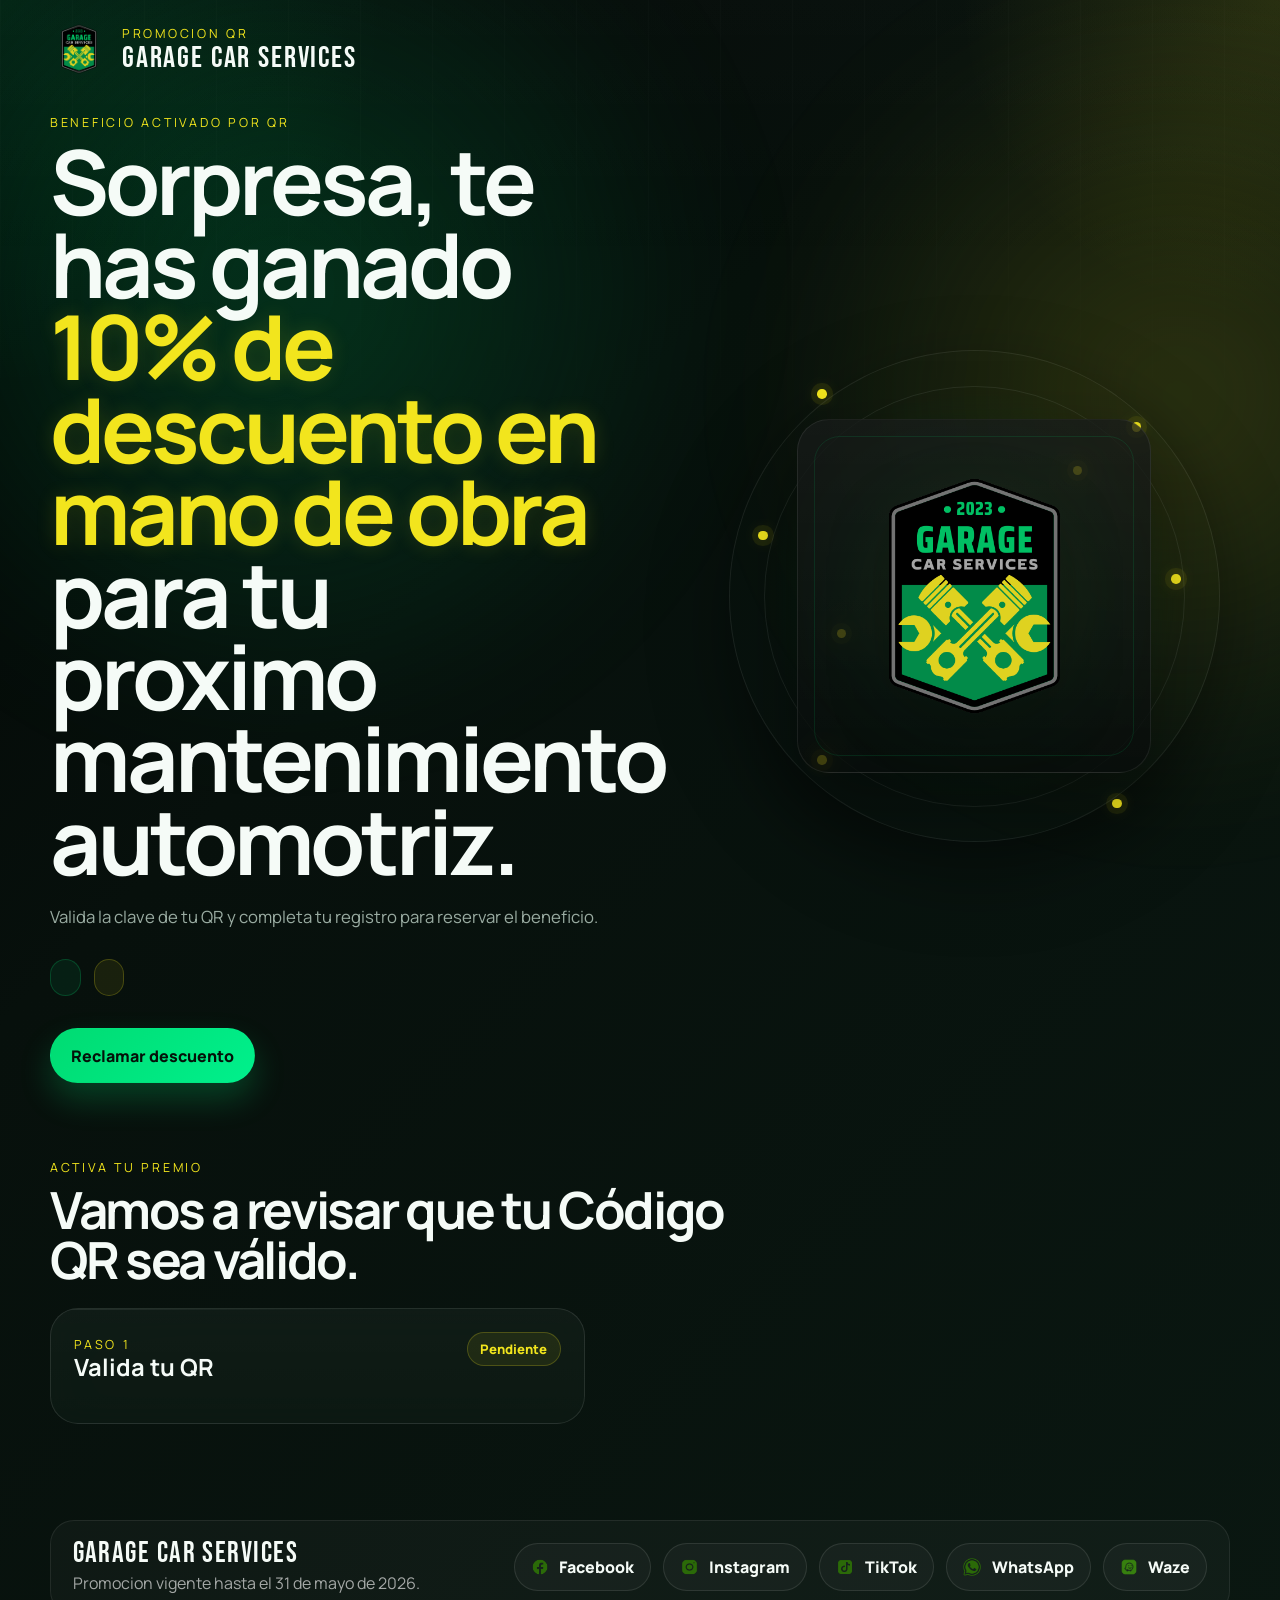
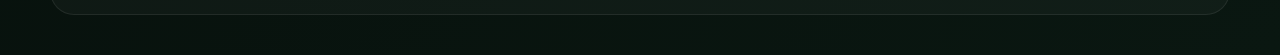
<file: index.html>
<!DOCTYPE html>
<html lang="es">
  <head>
    <meta charset="UTF-8" />
    <meta name="viewport" content="width=device-width, initial-scale=1.0" />
    <meta
      name="description"
      content="Promocion Garage Car Services para registrar participantes y activar un 10% de descuento en mano de obra."
    />
    <title>Garage Car Services | Premiacion</title>
    <link rel="preconnect" href="https://fonts.googleapis.com" />
    <link rel="preconnect" href="https://fonts.gstatic.com" crossorigin />
    <link
      href="https://fonts.googleapis.com/css2?family=Bebas+Neue&family=Manrope:wght@400;500;700;800&display=swap"
      rel="stylesheet"
    />
    <link rel="stylesheet" href="./styles.css?v=20260509a" />
  </head>
  <body data-page="claim">
    <div class="intro-overlay" id="intro-overlay" aria-hidden="true">
      <div class="intro-grid"></div>
      <div class="intro-beam intro-beam-left"></div>
      <div class="intro-beam intro-beam-right"></div>
      <div class="intro-content">
        <img
          class="intro-logo"
          src="./assets/garage-logo.png"
          alt="Garage Car Services"
        />
        <p class="intro-kicker">Premiacion exclusiva</p>
        <h1 class="intro-title">Sorpresa</h1>
        <p class="intro-copy">Hay un beneficio reservado para ti.</p>
        <button class="button button-primary intro-button" id="dismiss-intro-button" type="button">
          Descubrir mi premio
        </button>
      </div>
    </div>

    <div class="page-noise" aria-hidden="true"></div>
    <div class="page-glow page-glow-left" aria-hidden="true"></div>
    <div class="page-glow page-glow-right" aria-hidden="true"></div>

    <header class="topbar">
      <a class="brandmark" href="#hero">
        <img
          class="brandmark-logo"
          src="./assets/garage-logo.png"
          alt="Garage Car Services"
        />
        <div class="brandmark-copy">
          <span class="brandmark-kicker">Promocion QR</span>
          <span class="brandmark-name">Garage Car Services</span>
        </div>
      </a>
    </header>

    <main>
      <section class="hero" id="hero">
        <div class="hero-copy reveal">
          <span class="eyebrow">Beneficio activado por QR</span>
          <h1>
            Sorpresa, te has ganado
            <span>10% de descuento en mano de obra</span>
            para tu proximo mantenimiento automotriz.
          </h1>
          <p class="hero-text">
            Valida la clave de tu QR y completa tu registro para
            reservar el beneficio.
          </p>

          <div class="offer-pills">
            <span class="offer-pill" id="registration-deadline-pill"></span>
            <span class="offer-pill offer-pill-alt" id="redemption-deadline-pill"></span>
          </div>

          <div class="hero-actions">
            <a class="button button-primary" href="#claim-shell">Reclamar descuento</a>
          </div>
        </div>

        <div class="hero-stage reveal reveal-delay">
          <div class="hero-stage-halo"></div>
          <div class="spark-field" aria-hidden="true">
            <span class="spark"></span>
            <span class="spark"></span>
            <span class="spark"></span>
            <span class="spark"></span>
            <span class="spark"></span>
            <span class="spark"></span>
            <span class="spark"></span>
            <span class="spark"></span>
          </div>
          <div class="crest-shell">
            <img
              class="crest-logo"
              src="./assets/garage-logo.png"
              alt="Garage Car Services"
            />
          </div>
        </div>
      </section>

      <section class="claim-shell" id="claim-shell">
        <div class="section-head">
          <span class="eyebrow">Activa tu premio</span>
          <h2>Vamos a revisar que tu Código QR sea válido.</h2>
        </div>

        <div class="registration-closed-banner" id="registration-closed-banner" hidden>
          <strong>Proceso de registro para canjear premio.</strong>
          <span id="registration-closed-copy"></span>
        </div>

        <div class="claim-layout">
          <section class="panel panel-code">
            <div class="panel-head">
              <div>
                <span class="panel-kicker">Paso 1</span>
                <h3>Valida tu QR</h3>
              </div>
              <span class="panel-pill" id="code-pill">Pendiente</span>
            </div>

            <div class="detected-code" id="detected-code" hidden>
              <p>Clave detectada desde el QR:</p>
              <strong id="detected-code-value"></strong>
            </div>

            <div class="status-banner" id="code-status" aria-live="polite"></div>
          </section>

          <div class="claim-panels">
            <section class="panel panel-details" id="details-panel" hidden>
              <div class="panel-head">
                <div>
                  <span class="panel-kicker">Paso 2</span>
                  <h3>Completa tus datos</h3>
                </div>
                <span class="panel-pill panel-pill-muted" id="details-pill">Esperando validacion</span>
              </div>

              <div class="details-code-chip" id="details-code-chip" hidden>
                <span>QR validado</span>
                <strong id="details-code-value"></strong>
              </div>

              <form id="claim-form" class="stack-form" autocomplete="on" hidden>
                <div class="field-grid">
                  <label class="field">
                    <span>Nombre</span>
                    <input
                      id="first-name"
                      name="first_name"
                      type="text"
                      placeholder="Juan"
                      autocomplete="given-name"
                      required
                    />
                  </label>

                  <label class="field">
                    <span>Apellido</span>
                    <input
                      id="last-name"
                      name="last_name"
                      type="text"
                      placeholder="Perez"
                      autocomplete="family-name"
                      required
                    />
                  </label>
                </div>

                <div class="field-grid">
                  <label class="field">
                    <span>DUI</span>
                    <input
                      id="dui"
                      name="dui"
                      type="text"
                      inputmode="numeric"
                      maxlength="10"
                      placeholder="12345678-9"
                      required
                    />
                  </label>

                  <label class="field">
                    <span>WhatsApp</span>
                    <input
                      id="whatsapp"
                      name="whatsapp"
                      type="tel"
                      inputmode="numeric"
                      maxlength="9"
                      placeholder="1234-5678"
                      autocomplete="tel"
                      required
                    />
                  </label>
                </div>

                <label class="field">
                  <span>Correo electronico</span>
                  <input
                    id="email"
                    name="email"
                    type="email"
                    placeholder="cliente@correo.com"
                    autocomplete="email"
                    required
                  />
                </label>

                <div class="terms-consent">
                  <label class="checkline">
                    <input id="terms-checkbox" type="checkbox" required />
                    <span>Acepto los terminos y condiciones de la promocion.</span>
                  </label>
                  <button
                    class="text-link terms-preview-trigger"
                    id="view-terms-button"
                    type="button"
                  >
                    Ver terminos y condiciones
                  </button>
                </div>

                <button class="button button-primary" id="claim-submit" type="submit" disabled>
                  Confirmar mi registro
                </button>
              </form>

              <div class="status-banner" id="claim-status" aria-live="polite"></div>
            </section>

            <section class="panel panel-success" id="registered-panel" hidden>
              <div class="panel-head">
                <div>
                  <span class="panel-kicker">Registro completado</span>
                  <h3>Tu descuento ya quedo reservado.</h3>
                </div>
                <span class="panel-pill panel-pill-success">Registrado</span>
              </div>

              <dl class="summary-grid" id="claim-summary"></dl>
              <div class="status-banner" id="email-notification-status" aria-live="polite"></div>

              <div class="success-actions">
                <a class="button button-secondary" href="#terms-shell">Ver terminos</a>
                <button class="button button-ghost" id="restart-flow-button" type="button">
                  Registrar otro QR
                </button>
              </div>
            </section>
          </div>
        </div>
      </section>

      <section class="terms-shell" id="terms-shell" hidden>
        <div class="section-head">
          <span class="eyebrow">Terminos y condiciones</span>
          <h2>Condiciones oficiales de la promocion.</h2>
        </div>

        <article class="terms-card" id="terms-card">
          <header class="terms-header">
            <div class="terms-header-copy">
              <img
                class="terms-logo"
                src="./assets/garage-logo.png"
                alt="Garage Car Services"
              />
              <div>
                <p class="terms-brand">Garage Car Services</p>
                <h3>10% de descuento en mano de obra</h3>
              </div>
            </div>
            <button class="button button-primary print-hide" id="print-terms-button" type="button">
              Imprimir terminos
            </button>
          </header>

          <div class="terms-personal-data" id="terms-personal-data"></div>

          <ol class="terms-list">
            <li>No aplica para servicios de cambio de aceite.</li>
            <li>No aplica para servicios de limpieza de frenos.</li>
            <li>El descuento no aplica en conjunto con otros descuentos o promociones.</li>
            <li>
              No aplica para servicios de limpieza de inyectores y descarbonizacion
              de sistemas GDI, EFI, FSI, TSI u otro sistema relacionado.
            </li>
             <li>
              El descuento no aplica en repuestos y tampoco el servicio de mano de obra incluye
               los repuestos, esos deberán ser comprados por el cliente ya sea que el los compre
               o que la compra la realice por medio del taller.
            </li>
            <li>Fecha limite para registrarse: 16 de mayo de 2026, 11:59 p. m.</li>
            <li>Fecha limite para utilizar el descuento: 31 de mayo de 2026.</li>
            <li>El beneficio aplica una sola vez por participante y por codigo unico.</li>
            <li>Para canjear el premio deberas presentar tu DUI y el correo registrado.</li>
            <li>
              El descuento queda sujeto a validacion interna y puede ser rechazado si
              el beneficio ya fue canjeado o si los datos no coinciden.
            </li>
          </ol>
        </article>
      </section>

      <div class="terms-modal" id="terms-modal" hidden aria-hidden="true">
        <div class="terms-modal-backdrop" data-close-terms-modal="true"></div>
        <div
          class="terms-modal-dialog panel"
          role="dialog"
          aria-modal="true"
          aria-labelledby="terms-modal-title"
        >
          <div class="terms-modal-head">
            <div>
              <span class="panel-kicker">Promocion</span>
              <h3 id="terms-modal-title">Terminos y condiciones</h3>
            </div>
            <button
              class="button button-ghost terms-modal-close"
              id="close-terms-modal-button"
              type="button"
            >
              Cerrar
            </button>
          </div>
          <p class="panel-note">
            Revisa las condiciones antes de confirmar tu registro.
          </p>
          <ol class="terms-list terms-modal-list" id="terms-modal-list"></ol>
        </div>
      </div>
    </main>

    <footer class="site-footer">
      <div class="site-footer-shell">
        <div class="site-footer-copy">
          <p class="site-footer-title">Garage Car Services</p>
          <p class="site-footer-note">Promocion vigente hasta el 31 de mayo de 2026.</p>
        </div>

        <nav class="social-links" aria-label="Redes sociales, WhatsApp y Waze">
          <a
            class="social-link"
            href="https://www.facebook.com/garagecarservices"
            target="_blank"
            rel="noreferrer noopener"
            aria-label="Abrir Facebook de Garage Car Services"
          >
            <img class="social-link-icon" src="./assets/facebook-icon.png" alt="" />
            <span>Facebook</span>
          </a>

          <a
            class="social-link"
            href="https://www.instagram.com/garagecarservices.sv?igsh=MWFlMjdjeHM0c3hldA=="
            target="_blank"
            rel="noreferrer noopener"
            aria-label="Abrir Instagram de Garage Car Services"
          >
            <img class="social-link-icon" src="./assets/instagram-icon.png" alt="" />
            <span>Instagram</span>
          </a>

          <a
            class="social-link"
            href="https://www.tiktok.com/@garagecarservices"
            target="_blank"
            rel="noreferrer noopener"
            aria-label="Abrir TikTok de Garage Car Services"
          >
            <img class="social-link-icon" src="./assets/tiktok-icon.png" alt="" />
            <span>TikTok</span>
          </a>

          <a
            class="social-link"
            href="https://wa.me/50377850367"
            target="_blank"
            rel="noreferrer noopener"
            aria-label="Abrir WhatsApp de Garage Car Services"
          >
            <img class="social-link-icon" src="./assets/whatsapp-icon.png" alt="" />
            <span>WhatsApp</span>
          </a>

          <a
            class="social-link"
            href="https://waze.com/ul/hd42tgrjk8"
            target="_blank"
            rel="noreferrer noopener"
            aria-label="Abrir ubicacion en Waze"
          >
            <img class="social-link-icon" src="./assets/waze-icon.png" alt="" />
            <span>Waze</span>
          </a>
        </nav>
      </div>
    </footer>

    <script type="module" src="./app.js?v=20260507c"></script>
  </body>
</html>
</file>
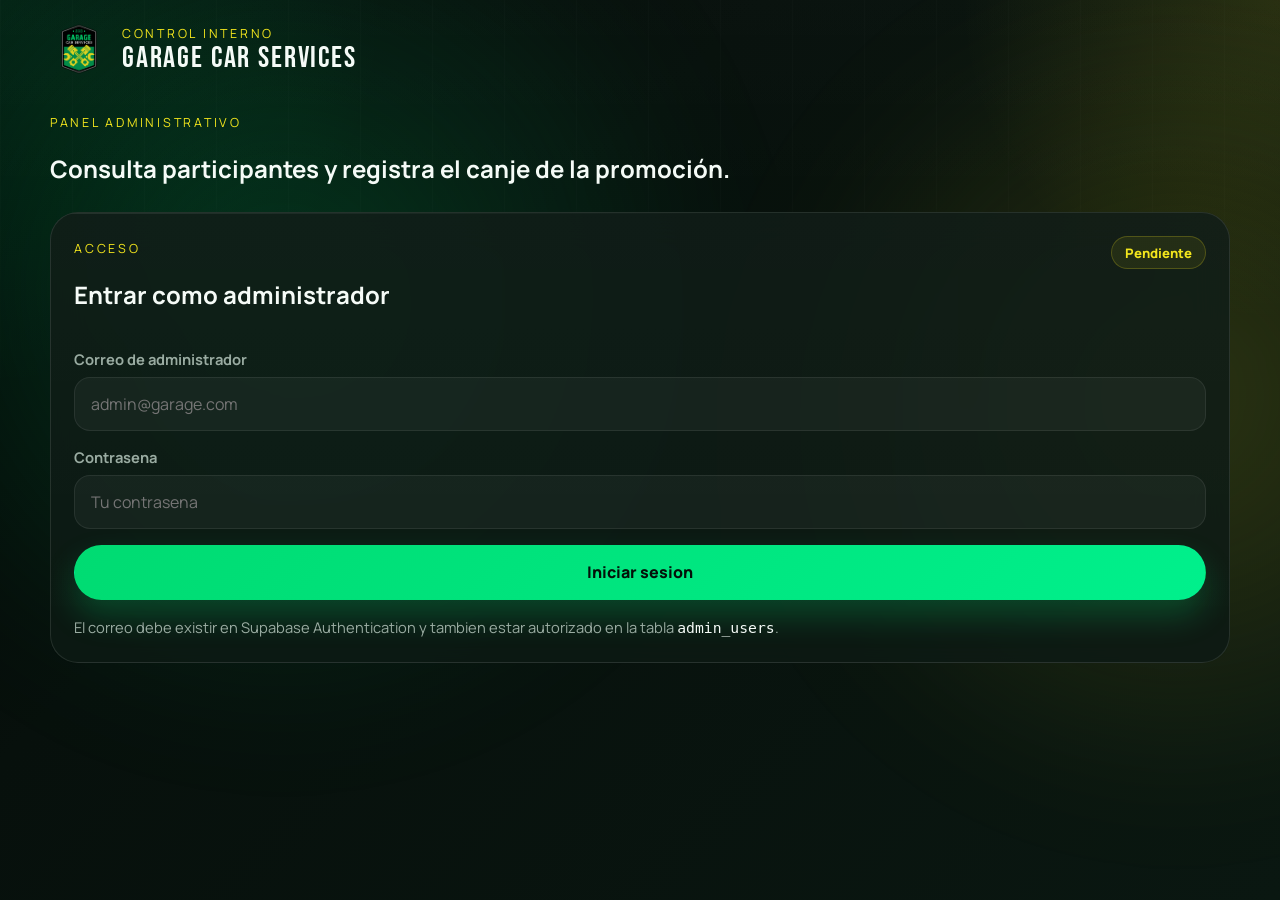
<file: admin.html>
<!DOCTYPE html>
<html lang="es">
  <head>
    <meta charset="UTF-8" />
    <meta name="viewport" content="width=device-width, initial-scale=1.0" />
    <meta
      name="description"
      content="Panel de administracion Garage Car Services para consultar registros y marcar canjes."
    />
    <title>Garage Car Services | Admin</title>
    <link rel="preconnect" href="https://fonts.googleapis.com" />
    <link rel="preconnect" href="https://fonts.gstatic.com" crossorigin />
    <link
      href="https://fonts.googleapis.com/css2?family=Bebas+Neue&family=Manrope:wght@400;500;700;800&display=swap"
      rel="stylesheet"
    />
    <link rel="stylesheet" href="./styles.css?v=20260507c" />
  </head>
  <body data-page="admin">
    <div class="page-noise" aria-hidden="true"></div>
    <div class="page-glow page-glow-left" aria-hidden="true"></div>
    <div class="page-glow page-glow-right" aria-hidden="true"></div>

    <header class="topbar topbar-admin">
      <a class="brandmark" href="./index.html">
        <img
          class="brandmark-logo"
          src="./assets/garage-logo.png"
          alt="Garage Car Services"
        />
        <div class="brandmark-copy">
          <span class="brandmark-kicker">Control interno</span>
          <span class="brandmark-name">Garage Car Services</span>
        </div>
      </a>
    </header>

    <main class="admin-shell">
      <section class="admin-hero">
        <span class="eyebrow">Panel administrativo</span>
        <h2>Consulta participantes y registra el canje de la promoción.</h2>
      
      </section>

      <section class="panel admin-login" id="admin-login">
        <div class="panel-head">
          <div>
            <span class="panel-kicker">Acceso</span>
            <h2>Entrar como administrador</h2>
          </div>
          <span class="panel-pill" id="admin-auth-pill">Pendiente</span>
        </div>

        <form id="admin-login-form" class="stack-form">
          <label class="field">
            <span>Correo de administrador</span>
            <input
              id="admin-email-input"
              name="email"
              type="email"
              placeholder="admin@garage.com"
              autocomplete="email"
              required
            />
          </label>

          <label class="field">
            <span>Contrasena</span>
            <input
              id="admin-password-input"
              name="password"
              type="password"
              placeholder="Tu contrasena"
              autocomplete="current-password"
              required
            />
          </label>

          <button class="button button-primary" type="submit">Iniciar sesion</button>
        </form>

        <p class="auth-helper">
          El correo debe existir en Supabase Authentication y tambien estar autorizado en la
          tabla <code>admin_users</code>.
        </p>

        <div class="status-banner" id="admin-email-status" aria-live="polite"></div>
        <button
          class="button button-ghost"
          id="admin-standalone-sign-out-button"
          type="button"
          hidden
        >
          Cerrar sesion actual
        </button>
      </section>

      <section class="admin-dashboard" id="admin-dashboard" hidden>
        <div class="admin-toolbar">
          <div class="toolbar-copy">
            <span class="eyebrow">Sesion activa</span>
            <h2 id="admin-user-label">Administrador autenticado</h2>
          </div>
          <div class="toolbar-actions">
            <button class="button button-secondary" id="refresh-claims-button" type="button">
              Actualizar
            </button>
            <button class="button button-ghost" id="admin-sign-out-button" type="button">
              Cerrar sesion
            </button>
          </div>
        </div>

        <div class="admin-stats" id="admin-stats"></div>

        <section class="panel">
          <div class="panel-head">
            <div>
              <span class="panel-kicker">Participantes</span>
              <h3>Buscar registros y marcar canjes</h3>
            </div>
            <span class="panel-pill panel-pill-muted" id="records-count">0 registros</span>
          </div>

          <label class="field">
            <span>Buscar por nombre, email, WhatsApp, DUI o codigo</span>
            <input
              id="search-input"
              type="search"
              placeholder="Ejemplo: 1234-5678 o GARAGE-2026-001"
            />
          </label>

          <div class="status-banner" id="admin-claims-status" aria-live="polite"></div>

          <div class="records-table-wrap">
            <table class="records-table">
              <thead>
                <tr>
                  <th>Participante</th>
                  <th>Contacto</th>
                  <th>Codigo</th>
                  <th>Registro</th>
                  <th>Estado</th>
                  <th>Accion</th>
                </tr>
              </thead>
              <tbody id="claims-table-body"></tbody>
            </table>
          </div>
        </section>
      </section>
    </main>

    <script type="module" src="./admin.js?v=20260507c"></script>
  </body>
</html>
</file>
<file: styles.css>
:root {
  --bg: #020504;
  --bg-deep: #08110d;
  --panel: rgba(9, 21, 16, 0.86);
  --panel-soft: rgba(255, 255, 255, 0.04);
  --line: rgba(255, 255, 255, 0.1);
  --line-strong: rgba(255, 255, 255, 0.18);
  --text: #f5fbf7;
  --muted: #9aaca2;
  --accent: #00db72;
  --accent-strong: #00f08c;
  --accent-2: #f2e51d;
  --accent-3: #d3d7d9;
  --success: #65f0b2;
  --warning: #ffe27c;
  --danger: #ff7f7f;
  --shadow: 0 30px 80px rgba(0, 0, 0, 0.4);
  --radius: 28px;
  --radius-sm: 18px;
  --display-font: "Bebas Neue", sans-serif;
  --body-font: "Manrope", sans-serif;
}

* {
  box-sizing: border-box;
}

[hidden] {
  display: none !important;
}

html {
  scroll-behavior: smooth;
}

body {
  margin: 0;
  min-height: 100vh;
  color: var(--text);
  font-family: var(--body-font);
  background:
    radial-gradient(circle at top left, rgba(0, 219, 114, 0.12), transparent 24rem),
    radial-gradient(circle at top right, rgba(242, 229, 29, 0.12), transparent 20rem),
    linear-gradient(135deg, #020504 0%, #07100c 35%, #0a1711 100%);
  overflow-x: hidden;
}

body::before {
  content: "";
  position: fixed;
  inset: 0;
  background:
    linear-gradient(180deg, rgba(255, 255, 255, 0.02), transparent 22rem),
    repeating-linear-gradient(
      90deg,
      rgba(255, 255, 255, 0.018) 0,
      rgba(255, 255, 255, 0.018) 1px,
      transparent 1px,
      transparent 72px
    );
  mask-image: linear-gradient(to bottom, rgba(0, 0, 0, 0.75), transparent 70%);
  pointer-events: none;
  z-index: -3;
}

a {
  color: inherit;
  text-decoration: none;
}

button,
input {
  font: inherit;
}

.intro-overlay {
  position: fixed;
  inset: 0;
  display: grid;
  place-items: center;
  background:
    radial-gradient(circle at center, rgba(5, 20, 14, 0.75), rgba(2, 5, 4, 0.98)),
    linear-gradient(135deg, rgba(0, 219, 114, 0.08), rgba(242, 229, 29, 0.08));
  z-index: 40;
  transition:
    opacity 700ms ease,
    visibility 700ms ease;
  animation: intro-auto-hide 4.6s forwards;
}

.intro-overlay-hidden {
  opacity: 0;
  visibility: hidden;
  pointer-events: none;
}

.intro-overlay-replay {
  animation: intro-auto-hide 4.6s forwards;
}

.intro-grid,
.intro-beam {
  position: absolute;
  inset: 0;
  pointer-events: none;
}

.intro-grid {
  background-image:
    linear-gradient(rgba(255, 255, 255, 0.04) 1px, transparent 1px),
    linear-gradient(90deg, rgba(255, 255, 255, 0.04) 1px, transparent 1px);
  background-size: 56px 56px;
  opacity: 0.18;
  animation: intro-grid-shift 10s linear infinite;
}

.intro-beam {
  filter: blur(42px);
}

.intro-beam-left {
  background: radial-gradient(circle, rgba(0, 219, 114, 0.28), transparent 58%);
  transform: translate(-24%, -8%);
}

.intro-beam-right {
  background: radial-gradient(circle, rgba(242, 229, 29, 0.22), transparent 54%);
  transform: translate(34%, 10%);
}

.intro-content {
  position: relative;
  z-index: 1;
  display: grid;
  justify-items: center;
  gap: 0.7rem;
  text-align: center;
  padding: 1.5rem;
}

.intro-logo {
  width: min(12rem, 52vw);
  animation: intro-float 1500ms ease forwards;
}

.intro-kicker,
.eyebrow,
.panel-kicker,
.brandmark-kicker,
.terms-brand {
  margin: 0;
  color: var(--accent-2);
  text-transform: uppercase;
  letter-spacing: 0.22em;
  font-size: 0.78rem;
}

.intro-title,
.brandmark-name {
  margin: 0;
  font-family: var(--display-font);
  letter-spacing: 0.06em;
}

.intro-title {
  font-size: clamp(4rem, 14vw, 8rem);
  line-height: 0.9;
  text-shadow:
    0 0 18px rgba(0, 219, 114, 0.2),
    0 0 36px rgba(242, 229, 29, 0.12);
  animation: intro-pop 1300ms cubic-bezier(0.2, 0.7, 0.1, 1) forwards;
}

.intro-copy {
  margin: 0;
  color: rgba(255, 255, 255, 0.76);
  font-size: 1rem;
}

.intro-button {
  margin-top: 0.4rem;
}

.page-noise,
.page-glow {
  pointer-events: none;
  position: fixed;
  inset: 0;
  z-index: -2;
}

.page-noise {
  background-image:
    linear-gradient(rgba(255, 255, 255, 0.03) 1px, transparent 1px),
    linear-gradient(90deg, rgba(255, 255, 255, 0.03) 1px, transparent 1px);
  background-size: 90px 90px;
  opacity: 0.1;
  mask-image: linear-gradient(to bottom, rgba(0, 0, 0, 0.9), transparent 72%);
}

.page-glow {
  z-index: -1;
  filter: blur(60px);
}

.page-glow-left {
  background: radial-gradient(circle, rgba(0, 219, 114, 0.2) 0%, transparent 58%);
  transform: translate(-28%, -18%);
}

.page-glow-right {
  background: radial-gradient(circle, rgba(242, 229, 29, 0.16) 0%, transparent 54%);
  transform: translate(42%, -6%);
}

.topbar,
.hero,
.claim-shell,
.terms-shell,
.site-footer,
.admin-shell {
  width: min(1180px, calc(100% - 2rem));
  margin-inline: auto;
}

.topbar {
  position: relative;
  z-index: 5;
  display: flex;
  align-items: center;
  justify-content: space-between;
  gap: 1rem;
  padding: 1.25rem 0 0;
}

.brandmark {
  display: inline-flex;
  align-items: center;
  gap: 0.9rem;
}

.brandmark-logo,
.terms-logo {
  width: 3.6rem;
  height: auto;
  flex: 0 0 auto;
}

.brandmark-copy {
  display: grid;
  gap: 0.15rem;
}

.brandmark-name {
  font-size: 1.9rem;
  line-height: 0.95;
}

.button,
.text-link,
.auth-tab {
  transition:
    transform 180ms ease,
    background 180ms ease,
    border-color 180ms ease,
    color 180ms ease,
    opacity 180ms ease,
    box-shadow 180ms ease;
}

.button {
  display: inline-flex;
  justify-content: center;
  align-items: center;
  gap: 0.55rem;
  min-height: 52px;
  padding: 0.95rem 1.25rem;
  border: 1px solid transparent;
  border-radius: 999px;
  cursor: pointer;
  font-weight: 800;
}

.button:hover,
.text-link:hover,
.auth-tab:hover {
  transform: translateY(-1px);
}

.button:disabled,
.auth-tab:disabled {
  opacity: 0.55;
  cursor: not-allowed;
  transform: none;
}

.button-primary {
  background: linear-gradient(135deg, var(--accent) 0%, var(--accent-strong) 100%);
  color: #041109;
  box-shadow: 0 16px 32px rgba(0, 219, 114, 0.24);
}

.button-secondary {
  background: rgba(255, 255, 255, 0.06);
  border-color: var(--line);
}

.button-ghost {
  background: rgba(255, 255, 255, 0.12);
  border-color: var(--line);
}

.text-link {
  border: 0;
  background: transparent;
  color: var(--muted);
  cursor: pointer;
}

.hero {
  min-height: calc(100svh - 88px);
  display: grid;
  grid-template-columns: 1.02fr 0.98fr;
  align-items: center;
  gap: clamp(1.5rem, 6vw, 4rem);
  padding: 2rem 0 4.5rem;
}

.hero-copy {
  max-width: 42rem;
}

.hero h1,
.admin-hero h1 {
  margin: 0.55rem 0 0;
  font-size: clamp(3rem, 7vw, 5.6rem);
  line-height: 0.92;
  letter-spacing: -0.045em;
}

.hero h1 span {
  color: var(--accent-2);
  text-shadow: 0 0 20px rgba(242, 229, 29, 0.15);
}

.hero-text,
.panel-note,
.field span,
.checkline span,
.admin-hero p,
.terms-list,
.summary-grid dd,
.registration-closed-banner span {
  color: var(--muted);
}

.hero-text {
  max-width: 35rem;
  font-size: 1.05rem;
  line-height: 1.75;
  margin: 1.25rem 0 0;
}

.offer-pills,
.hero-actions,
.success-actions,
.toolbar-actions {
  display: flex;
  flex-wrap: wrap;
  gap: 0.8rem;
}

.offer-pills {
  margin-top: 1.7rem;
}

.offer-pill {
  display: inline-flex;
  align-items: center;
  min-height: 2.35rem;
  padding: 0.55rem 0.9rem;
  border-radius: 999px;
  border: 1px solid rgba(0, 219, 114, 0.22);
  background: rgba(0, 219, 114, 0.08);
  color: #dbffea;
  font-size: 0.85rem;
  font-weight: 700;
}

.offer-pill-alt {
  border-color: rgba(242, 229, 29, 0.22);
  background: rgba(242, 229, 29, 0.08);
  color: #fff9d9;
}

.hero-actions {
  margin-top: 2rem;
}

.hero-stage {
  position: relative;
  min-height: 34rem;
  display: grid;
  place-items: center;
}

.hero-stage-halo {
  position: absolute;
  inset: auto;
  width: min(35rem, 100%);
  aspect-ratio: 1 / 1;
  border-radius: 50%;
  background:
    radial-gradient(circle at center, rgba(0, 219, 114, 0.14), rgba(2, 5, 4, 0) 62%),
    radial-gradient(circle at center, rgba(242, 229, 29, 0.12), rgba(2, 5, 4, 0) 40%);
  border: 1px solid rgba(255, 255, 255, 0.08);
  box-shadow: var(--shadow);
}

.hero-stage-halo::after {
  content: "";
  position: absolute;
  inset: 7%;
  border-radius: 50%;
  border: 1px solid rgba(255, 255, 255, 0.08);
}

.spark-field {
  position: absolute;
  inset: 0;
}

.spark {
  position: absolute;
  width: 0.6rem;
  height: 0.6rem;
  border-radius: 50%;
  background: var(--accent-2);
  box-shadow:
    0 0 0 6px rgba(242, 229, 29, 0.08),
    0 0 18px rgba(242, 229, 29, 0.3);
  animation: spark-float 8s ease-in-out infinite;
}

.spark:nth-child(1) {
  top: 12%;
  left: 18%;
}

.spark:nth-child(2) {
  top: 18%;
  right: 16%;
  animation-delay: -1.3s;
}

.spark:nth-child(3) {
  top: 38%;
  left: 6%;
  animation-delay: -2.8s;
}

.spark:nth-child(4) {
  top: 46%;
  right: 8%;
  animation-delay: -4.1s;
}

.spark:nth-child(5) {
  bottom: 19%;
  left: 18%;
  animation-delay: -2s;
}

.spark:nth-child(6) {
  bottom: 11%;
  right: 20%;
  animation-delay: -5.1s;
}

.spark:nth-child(7) {
  top: 56%;
  left: 22%;
  animation-delay: -3.4s;
}

.spark:nth-child(8) {
  top: 26%;
  right: 28%;
  animation-delay: -6s;
}

.crest-shell {
  position: relative;
  z-index: 1;
  display: grid;
  place-items: center;
  width: min(27rem, 72%);
  aspect-ratio: 1 / 1;
  border-radius: 32px;
  background:
    linear-gradient(180deg, rgba(255, 255, 255, 0.06), rgba(255, 255, 255, 0.01)),
    rgba(4, 9, 7, 0.76);
  border: 1px solid rgba(255, 255, 255, 0.08);
  backdrop-filter: blur(18px);
  box-shadow: var(--shadow);
}

.crest-shell::before {
  content: "";
  position: absolute;
  inset: 1rem;
  border-radius: 26px;
  border: 1px solid rgba(0, 219, 114, 0.12);
}

.crest-logo {
  width: min(18rem, 80%);
  height: auto;
  filter: drop-shadow(0 20px 30px rgba(0, 0, 0, 0.24));
}

.claim-shell,
.terms-shell,
.admin-shell {
  padding-bottom: 6rem;
}

.section-head {
  max-width: 44rem;
  margin-bottom: 1.5rem;
}

.section-head h2 {
  margin: 0.45rem 0 0;
  font-size: clamp(2rem, 4vw, 3.6rem);
  line-height: 0.98;
  letter-spacing: -0.045em;
}

.registration-closed-banner {
  display: flex;
  gap: 0.65rem;
  align-items: center;
  margin-bottom: 1rem;
  padding: 1rem 1.1rem;
  border-radius: 20px;
  border: 1px solid rgba(242, 229, 29, 0.18);
  background: rgba(242, 229, 29, 0.08);
}

.registration-closed-banner strong {
  color: var(--warning);
}

.claim-layout {
  display: grid;
  grid-template-columns: 0.92fr 1.08fr;
  gap: 1rem;
  align-items: start;
}

.claim-panels {
  display: grid;
  gap: 1rem;
}

.panel,
.terms-card,
.admin-stats article {
  position: relative;
  background:
    linear-gradient(180deg, rgba(255, 255, 255, 0.03), rgba(255, 255, 255, 0.015)),
    var(--panel);
  border: 1px solid var(--line);
  border-radius: var(--radius);
  backdrop-filter: blur(18px);
  overflow: hidden;
}

.panel::before,
.terms-card::before,
.admin-stats article::before {
  content: "";
  position: absolute;
  inset: 0 auto auto 0;
  width: 100%;
  height: 1px;
  background: linear-gradient(90deg, rgba(255, 255, 255, 0.22), transparent 60%);
  opacity: 0.42;
}

.panel,
.terms-card {
  padding: 1.45rem;
}

.panel-head {
  display: flex;
  justify-content: space-between;
  align-items: start;
  gap: 1rem;
  margin-bottom: 1.15rem;
}

.panel-head h3,
.terms-card h3 {
  margin: 0;
  font-size: 1.48rem;
  line-height: 1.14;
}

.panel-pill {
  display: inline-flex;
  align-items: center;
  min-height: 2.1rem;
  padding: 0.42rem 0.8rem;
  border-radius: 999px;
  border: 1px solid rgba(242, 229, 29, 0.22);
  background: rgba(242, 229, 29, 0.08);
  color: var(--accent-2);
  font-size: 0.82rem;
  font-weight: 800;
}

.panel-pill-muted {
  border-color: rgba(255, 255, 255, 0.1);
  background: rgba(255, 255, 255, 0.04);
  color: var(--muted);
}

.panel-pill-success {
  border-color: rgba(101, 240, 178, 0.22);
  background: rgba(101, 240, 178, 0.1);
  color: var(--success);
}

.auth-helper {
  margin: 1rem 0 0;
  color: var(--muted);
  font-size: 0.92rem;
  line-height: 1.6;
}

.auth-helper code {
  color: var(--text);
}

.auth-tabs {
  display: grid;
  grid-template-columns: repeat(2, minmax(0, 1fr));
  gap: 0.6rem;
  margin-bottom: 1rem;
}

.auth-tab {
  min-height: 48px;
  border-radius: 999px;
  border: 1px solid var(--line);
  background: rgba(255, 255, 255, 0.03);
  color: var(--muted);
  cursor: pointer;
  font-weight: 800;
}

.auth-tab-active {
  border-color: rgba(0, 219, 114, 0.22);
  background: rgba(0, 219, 114, 0.1);
  color: var(--text);
  box-shadow: inset 0 0 0 1px rgba(0, 219, 114, 0.1);
}

.stack-form {
  display: grid;
  gap: 1rem;
}

.field-grid {
  display: grid;
  grid-template-columns: repeat(2, minmax(0, 1fr));
  gap: 1rem;
}

.field {
  display: grid;
  gap: 0.48rem;
}

.field span {
  font-size: 0.92rem;
  font-weight: 700;
}

.field input {
  width: 100%;
  min-height: 54px;
  padding: 0.95rem 1rem;
  color: var(--text);
  background: rgba(255, 255, 255, 0.04);
  border: 1px solid rgba(255, 255, 255, 0.08);
  border-radius: 16px;
  outline: none;
}

.field input:focus {
  border-color: rgba(0, 219, 114, 0.45);
  box-shadow: 0 0 0 3px rgba(0, 219, 114, 0.12);
}

.field input[readonly] {
  opacity: 0.76;
}

.panel-note {
  margin: 0.9rem 0 0;
  line-height: 1.7;
}

.checkline {
  display: flex;
  align-items: start;
  gap: 0.7rem;
  line-height: 1.65;
}

.checkline input {
  margin-top: 0.2rem;
}

.terms-consent {
  display: grid;
  gap: 0.65rem;
}

.terms-preview-trigger {
  justify-self: start;
  font-weight: 700;
}

.status-banner {
  display: none;
  margin-top: 1rem;
  padding: 0.95rem 1rem;
  border-radius: 18px;
  line-height: 1.6;
}

.status-banner[data-kind] {
  display: block;
}

.status-banner[data-kind="info"] {
  background: rgba(75, 167, 255, 0.12);
  color: #d7ebff;
}

.status-banner[data-kind="success"] {
  background: rgba(101, 240, 178, 0.12);
  color: #defced;
}

.status-banner[data-kind="error"] {
  background: rgba(255, 127, 127, 0.12);
  color: #ffd9d9;
}

.status-banner[data-kind="warning"] {
  background: rgba(242, 229, 29, 0.12);
  color: #fff6c9;
}

.detected-code {
  display: flex;
  flex-wrap: wrap;
  align-items: center;
  gap: 0.55rem 0.9rem;
  padding: 1rem;
  margin-bottom: 1rem;
  border-radius: 18px;
  background: rgba(0, 219, 114, 0.08);
  border: 1px solid rgba(0, 219, 114, 0.16);
}

.detected-code p {
  margin: 0;
  color: var(--muted);
}

.detected-code strong {
  letter-spacing: 0.08em;
}

.inline-link {
  padding: 0;
}

.summary-grid,
.terms-personal-data {
  display: grid;
  grid-template-columns: repeat(2, minmax(0, 1fr));
  gap: 0.9rem;
}

.details-code-chip {
  display: flex;
  align-items: center;
  justify-content: space-between;
  gap: 1rem;
  padding: 0.95rem 1rem;
  margin-bottom: 1rem;
  border-radius: 18px;
  background: rgba(0, 219, 114, 0.08);
  border: 1px solid rgba(0, 219, 114, 0.16);
}

.details-code-chip span {
  color: var(--muted);
  text-transform: uppercase;
  letter-spacing: 0.16em;
  font-size: 0.74rem;
  font-weight: 800;
}

.details-code-chip strong {
  letter-spacing: 0.08em;
}

.summary-grid div,
.terms-personal-data div {
  padding: 1rem;
  border-radius: 18px;
  background: rgba(255, 255, 255, 0.03);
  border: 1px solid rgba(255, 255, 255, 0.08);
}

.summary-grid dt,
.terms-personal-data p {
  margin: 0 0 0.35rem;
  color: var(--accent-2);
  font-size: 0.76rem;
  font-weight: 800;
  letter-spacing: 0.14em;
  text-transform: uppercase;
}

.summary-grid dd,
.terms-personal-data strong {
  margin: 0;
  font-weight: 700;
}

.success-actions {
  margin-top: 1.2rem;
}

.terms-header {
  display: flex;
  justify-content: space-between;
  gap: 1rem;
  align-items: center;
}

.terms-header-copy {
  display: flex;
  align-items: center;
  gap: 0.9rem;
}

.terms-list {
  margin: 1.5rem 0 0;
  padding-left: 1.2rem;
  line-height: 1.8;
}

.terms-modal {
  position: fixed;
  inset: 0;
  z-index: 50;
  display: grid;
  place-items: center;
  padding: 1.25rem;
}

.terms-modal[hidden] {
  display: none !important;
}

.terms-modal-backdrop {
  position: absolute;
  inset: 0;
  background: rgba(2, 5, 4, 0.76);
  backdrop-filter: blur(10px);
}

.terms-modal-dialog {
  position: relative;
  z-index: 1;
  width: min(760px, 100%);
  max-height: min(86vh, 920px);
  padding: 1.5rem;
  overflow: auto;
  box-shadow: 0 30px 90px rgba(0, 0, 0, 0.45);
}

.terms-modal-head {
  display: flex;
  justify-content: space-between;
  align-items: start;
  gap: 1rem;
}

.terms-modal-head h3 {
  margin: 0.3rem 0 0;
  font-size: 1.6rem;
}

.terms-modal-close {
  flex: 0 0 auto;
}

.terms-modal-list {
  margin-top: 1rem;
}

.modal-open {
  overflow: hidden;
}

.site-footer {
  padding: 0 0 2.5rem;
  color: rgba(255, 255, 255, 0.55);
}

.site-footer-shell {
  display: flex;
  align-items: center;
  justify-content: space-between;
  gap: 1rem 1.5rem;
  padding: 1.2rem 1.35rem;
  border-radius: 24px;
  background: rgba(255, 255, 255, 0.03);
  border: 1px solid rgba(255, 255, 255, 0.08);
}

.site-footer-copy {
  display: grid;
  gap: 0.3rem;
}

.site-footer-title,
.site-footer-note {
  margin: 0;
}

.site-footer-title {
  font-family: var(--display-font);
  font-size: 1.8rem;
  line-height: 0.95;
  letter-spacing: 0.05em;
  color: var(--text);
}

.site-footer-note {
  color: rgba(255, 255, 255, 0.62);
}

.social-links {
  display: flex;
  flex-wrap: wrap;
  justify-content: flex-end;
  gap: 0.75rem;
}

.social-link {
  display: inline-flex;
  align-items: center;
  gap: 0.65rem;
  min-height: 3rem;
  padding: 0.7rem 1rem;
  border-radius: 999px;
  border: 1px solid rgba(255, 255, 255, 0.1);
  background: rgba(255, 255, 255, 0.03);
  color: var(--text);
  font-weight: 800;
  transition:
    transform 180ms ease,
    border-color 180ms ease,
    background 180ms ease,
    box-shadow 180ms ease;
}

.social-link:hover {
  transform: translateY(-1px);
  border-color: rgba(0, 219, 114, 0.32);
  background: rgba(0, 219, 114, 0.08);
  box-shadow: 0 14px 26px rgba(0, 0, 0, 0.22);
}

.social-link-icon {
  width: 1.15rem;
  height: 1.15rem;
  object-fit: contain;
  flex: 0 0 auto;
}

.admin-shell {
  padding-top: 2rem;
}

.admin-hero {
  max-width: 50rem;
  margin-bottom: 1.7rem;
}

.admin-hero h1 {
  max-width: 44rem;
}

.admin-toolbar {
  display: flex;
  justify-content: space-between;
  align-items: end;
  gap: 1rem;
  margin-bottom: 1.2rem;
}

.admin-stats {
  display: grid;
  grid-template-columns: repeat(3, minmax(0, 1fr));
  gap: 1rem;
  margin-bottom: 1rem;
}

.admin-stats article {
  padding: 1.1rem 1.2rem;
}

.admin-stats span {
  display: block;
  color: var(--muted);
  font-size: 0.86rem;
}

.admin-stats strong {
  display: block;
  margin-top: 0.35rem;
  font-size: 2rem;
  line-height: 1;
}

.records-table-wrap {
  width: 100%;
  overflow-x: auto;
}

.records-table {
  width: 100%;
  border-collapse: collapse;
  margin-top: 1.1rem;
}

.records-table th,
.records-table td {
  padding: 1rem 0.8rem;
  text-align: left;
  border-bottom: 1px solid rgba(255, 255, 255, 0.08);
}

.records-table th {
  color: var(--muted);
  font-size: 0.85rem;
  font-weight: 800;
  letter-spacing: 0.12em;
  text-transform: uppercase;
}

.records-table td {
  vertical-align: top;
}

.participant-cell strong,
.contact-cell strong {
  display: block;
}

.participant-cell span,
.contact-cell span,
.records-table small {
  display: block;
  margin-top: 0.2rem;
  color: var(--muted);
}

.table-actions {
  display: flex;
  gap: 0.55rem;
}

.empty-row td {
  color: var(--muted);
  text-align: center;
}

.reveal {
  opacity: 0;
  transform: translateY(24px);
  animation: reveal-up 760ms cubic-bezier(0.2, 0.65, 0.2, 1) forwards;
}

.reveal-delay {
  animation-delay: 140ms;
}

@keyframes reveal-up {
  to {
    opacity: 1;
    transform: translateY(0);
  }
}

@keyframes spark-float {
  0%,
  100% {
    transform: translate3d(0, 0, 0) scale(0.92);
    opacity: 0.82;
  }
  50% {
    transform: translate3d(0.4rem, -0.8rem, 0) scale(1.08);
    opacity: 0.35;
  }
}

@keyframes intro-pop {
  0% {
    opacity: 0;
    transform: translateY(26px) scale(0.94);
  }
  40% {
    opacity: 1;
  }
  100% {
    opacity: 1;
    transform: translateY(0) scale(1);
  }
}

@keyframes intro-float {
  0% {
    opacity: 0;
    transform: translateY(22px) scale(0.92);
  }
  100% {
    opacity: 1;
    transform: translateY(0) scale(1);
  }
}

@keyframes intro-grid-shift {
  from {
    transform: translateY(0);
  }
  to {
    transform: translateY(56px);
  }
}

@keyframes intro-auto-hide {
  0%,
  72% {
    opacity: 1;
    visibility: visible;
  }
  100% {
    opacity: 0;
    visibility: hidden;
    pointer-events: none;
  }
}

@media (max-width: 980px) {
  .hero,
  .claim-layout,
  .admin-stats {
    grid-template-columns: 1fr;
  }

  .hero {
    min-height: auto;
    padding-top: 2.2rem;
  }

  .hero-stage {
    min-height: 28rem;
  }

  .admin-toolbar,
  .terms-header,
  .topbar {
    align-items: start;
  }

  .site-footer-shell {
    align-items: start;
    flex-direction: column;
  }

  .social-links {
    justify-content: start;
  }
}

@media (max-width: 720px) {
  .topbar,
  .hero-actions,
  .offer-pills,
  .field-grid,
  .summary-grid,
  .terms-personal-data,
  .admin-toolbar,
  .toolbar-actions,
  .success-actions {
    display: grid;
  }

  .site-footer-shell,
  .social-links {
    display: grid;
  }

  .hero-actions,
  .toolbar-actions,
  .success-actions {
    width: 100%;
  }

  .button,
  .button-primary,
  .button-secondary,
  .button-ghost {
    width: 100%;
  }

  .terms-preview-trigger,
  .terms-modal-close {
    width: auto;
  }

  .terms-modal {
    padding: 0.85rem;
  }

  .terms-modal-dialog {
    padding: 1.15rem;
  }

  .terms-modal-head {
    display: grid;
  }

  .brandmark {
    align-items: start;
  }

  .brandmark-logo {
    width: 3.1rem;
  }

  .hero h1,
  .admin-hero h1 {
    font-size: clamp(2.5rem, 11vw, 3.9rem);
  }

  .crest-shell {
    width: 88%;
  }

  .panel,
  .terms-card,
  .admin-stats article {
    border-radius: 24px;
  }

  .social-link {
    width: 100%;
    justify-content: center;
  }
}

@media (prefers-reduced-motion: reduce) {
  *,
  *::before,
  *::after {
    animation: none !important;
    transition: none !important;
    scroll-behavior: auto !important;
  }
}

@media print {
  body {
    background: #ffffff;
    color: #000000;
  }

  body * {
    visibility: hidden;
  }

  #terms-card,
  #terms-card * {
    visibility: visible;
  }

  #terms-card {
    position: absolute;
    inset: 0;
    margin: 0;
    width: 100%;
    min-height: 100%;
    color: #000000;
    background: #ffffff;
    border: 0;
    box-shadow: none;
  }

  .print-hide {
    display: none !important;
  }
}
</file>
